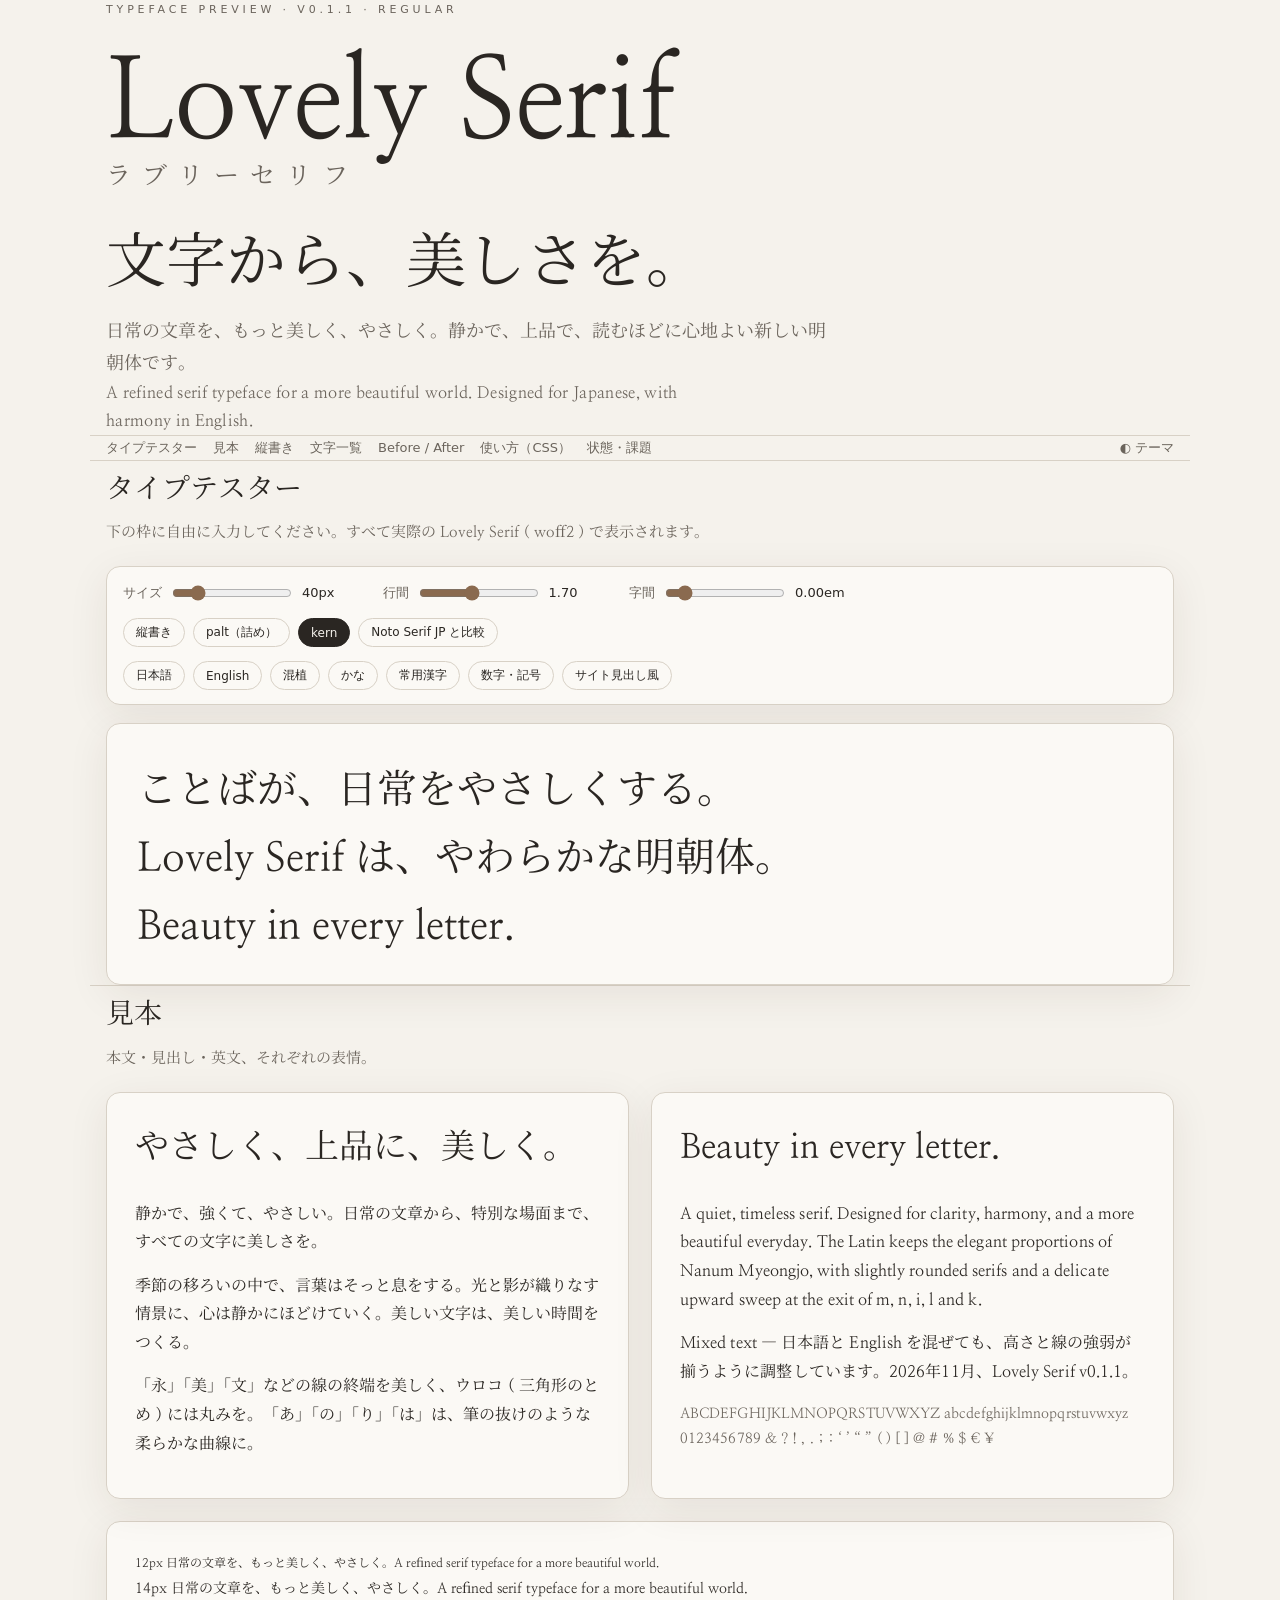
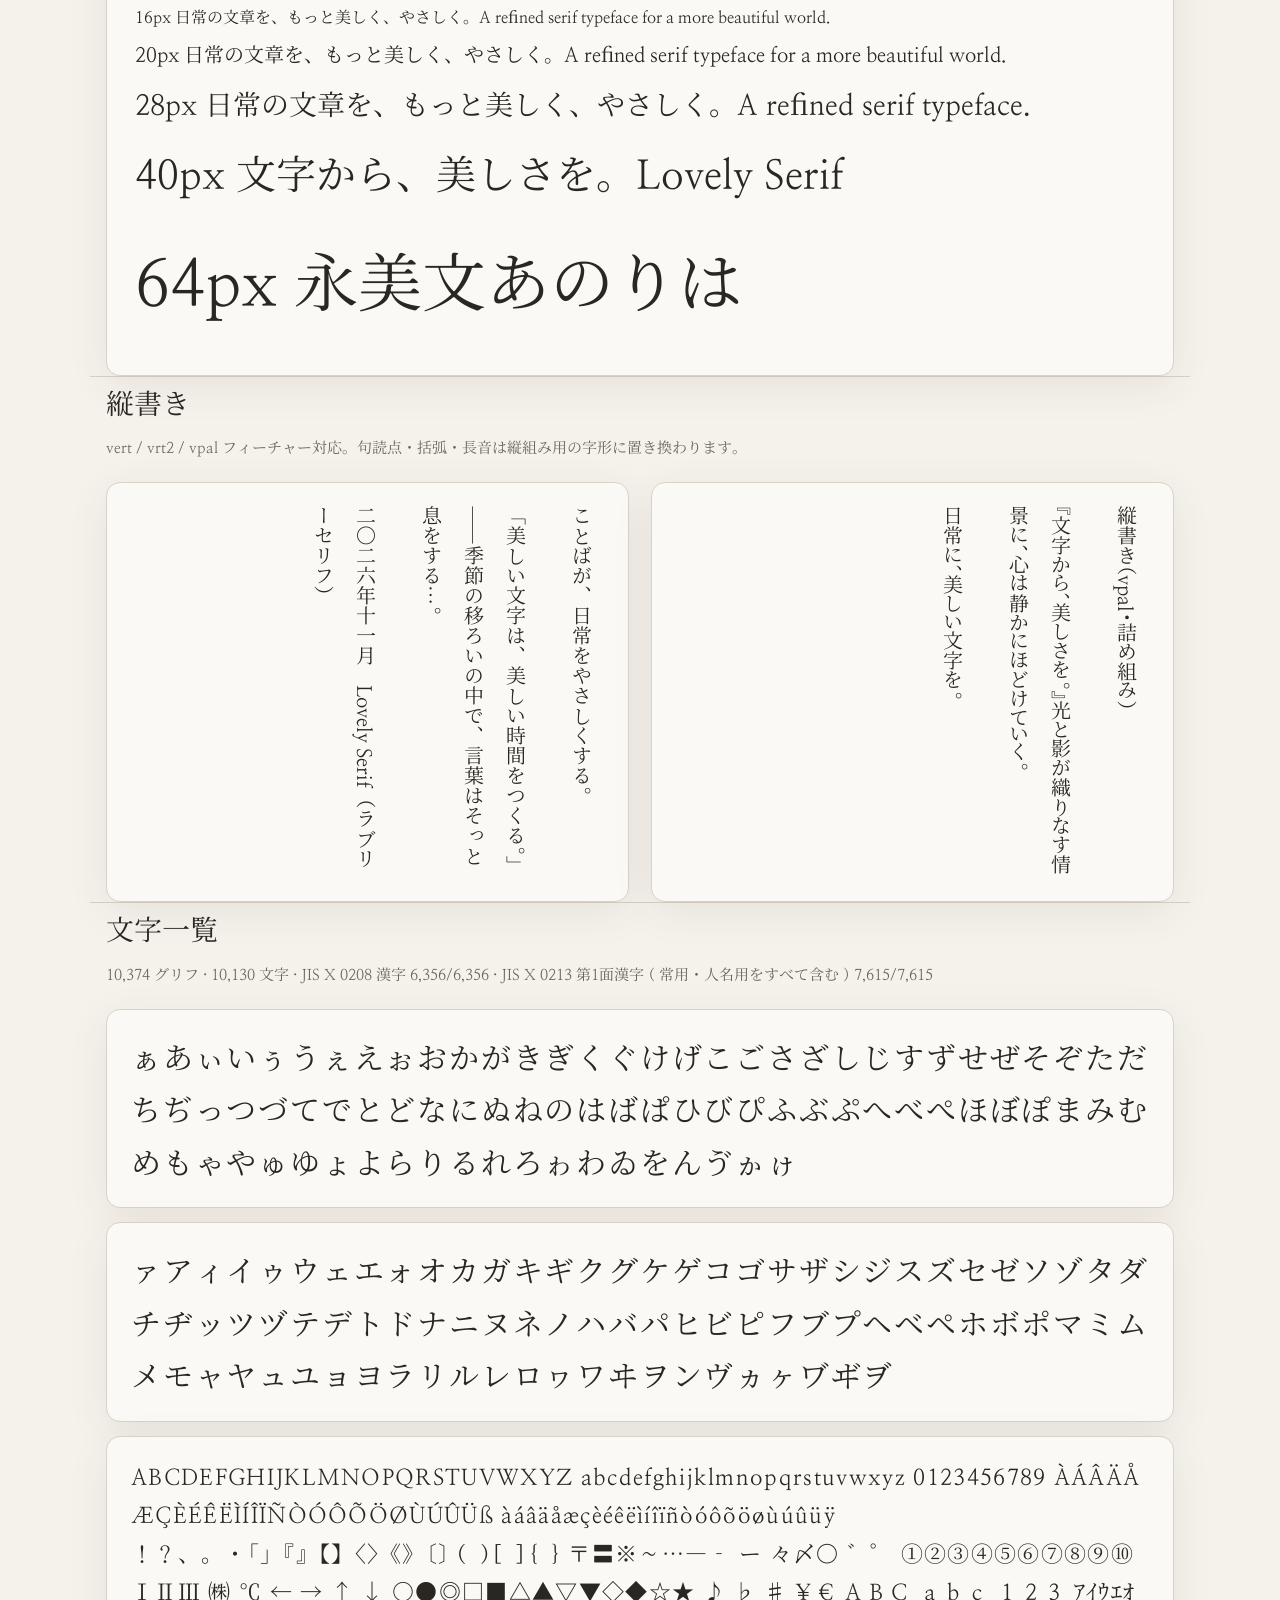
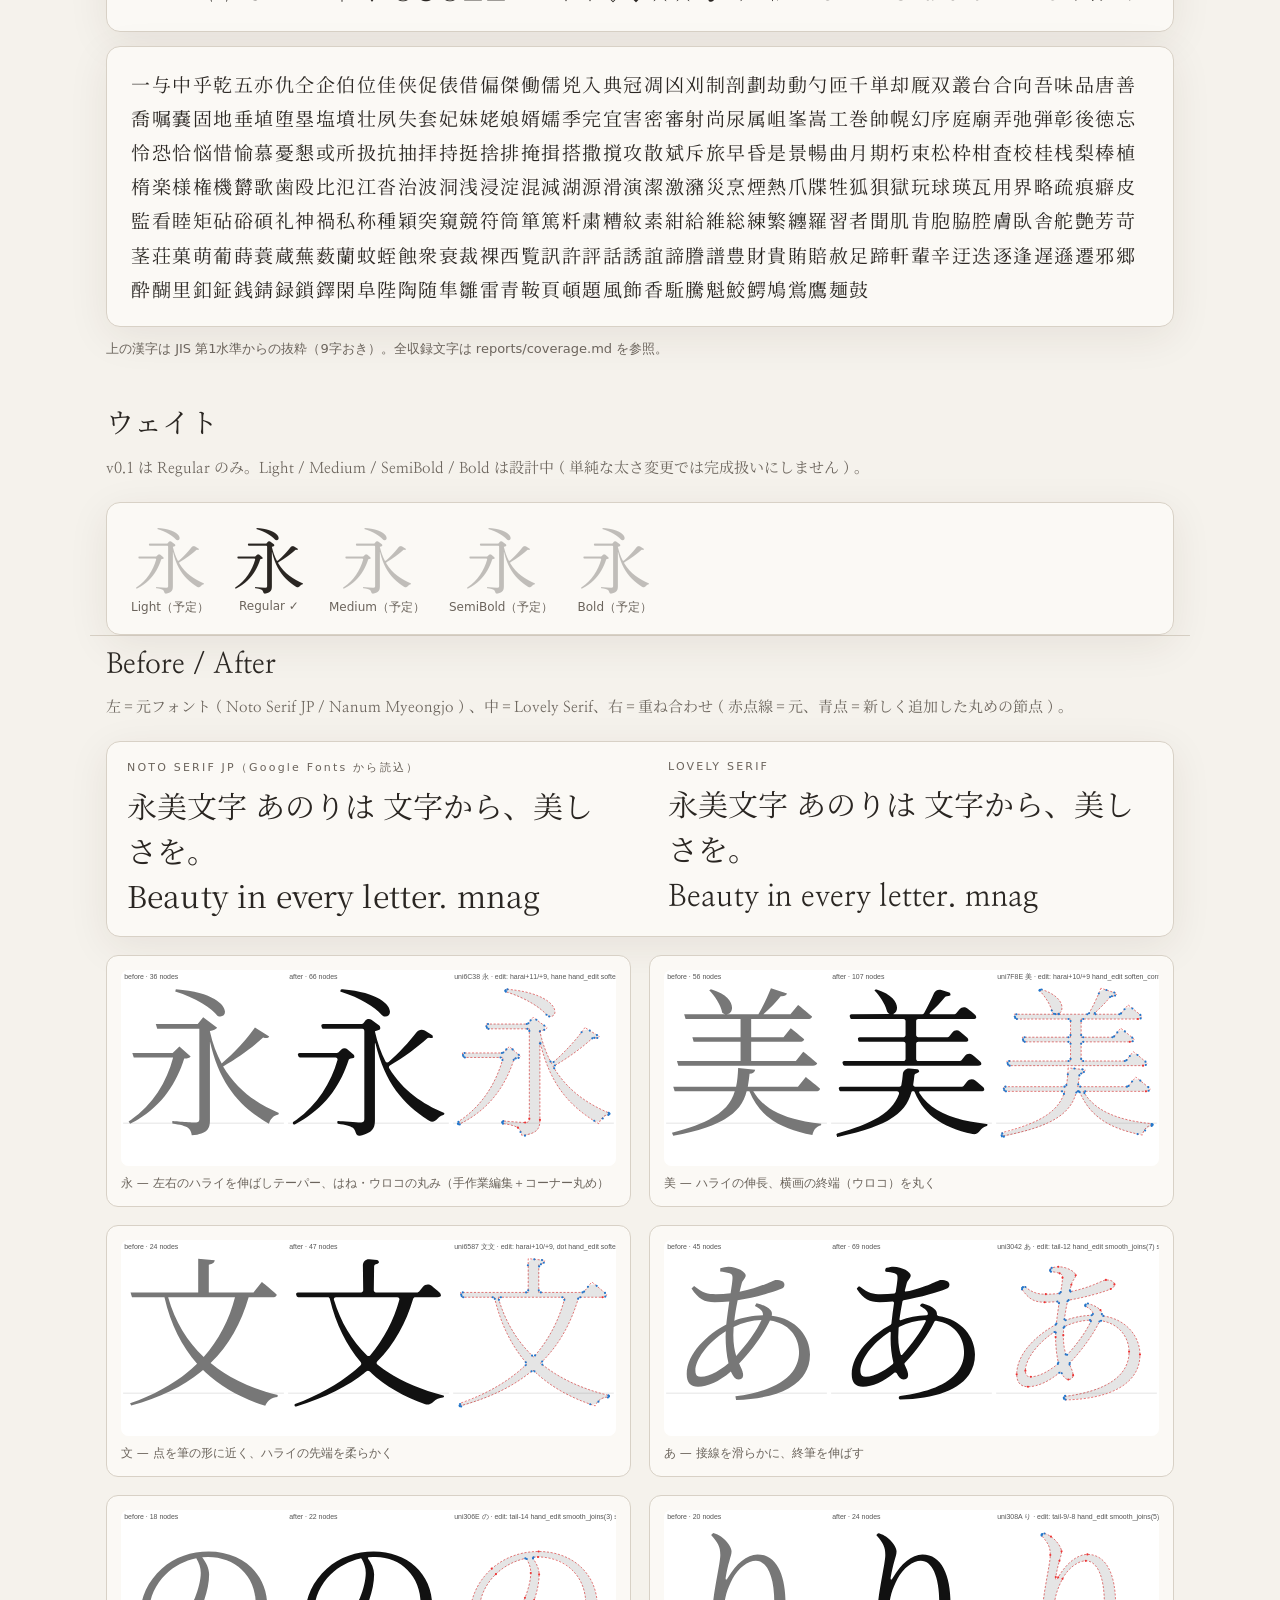
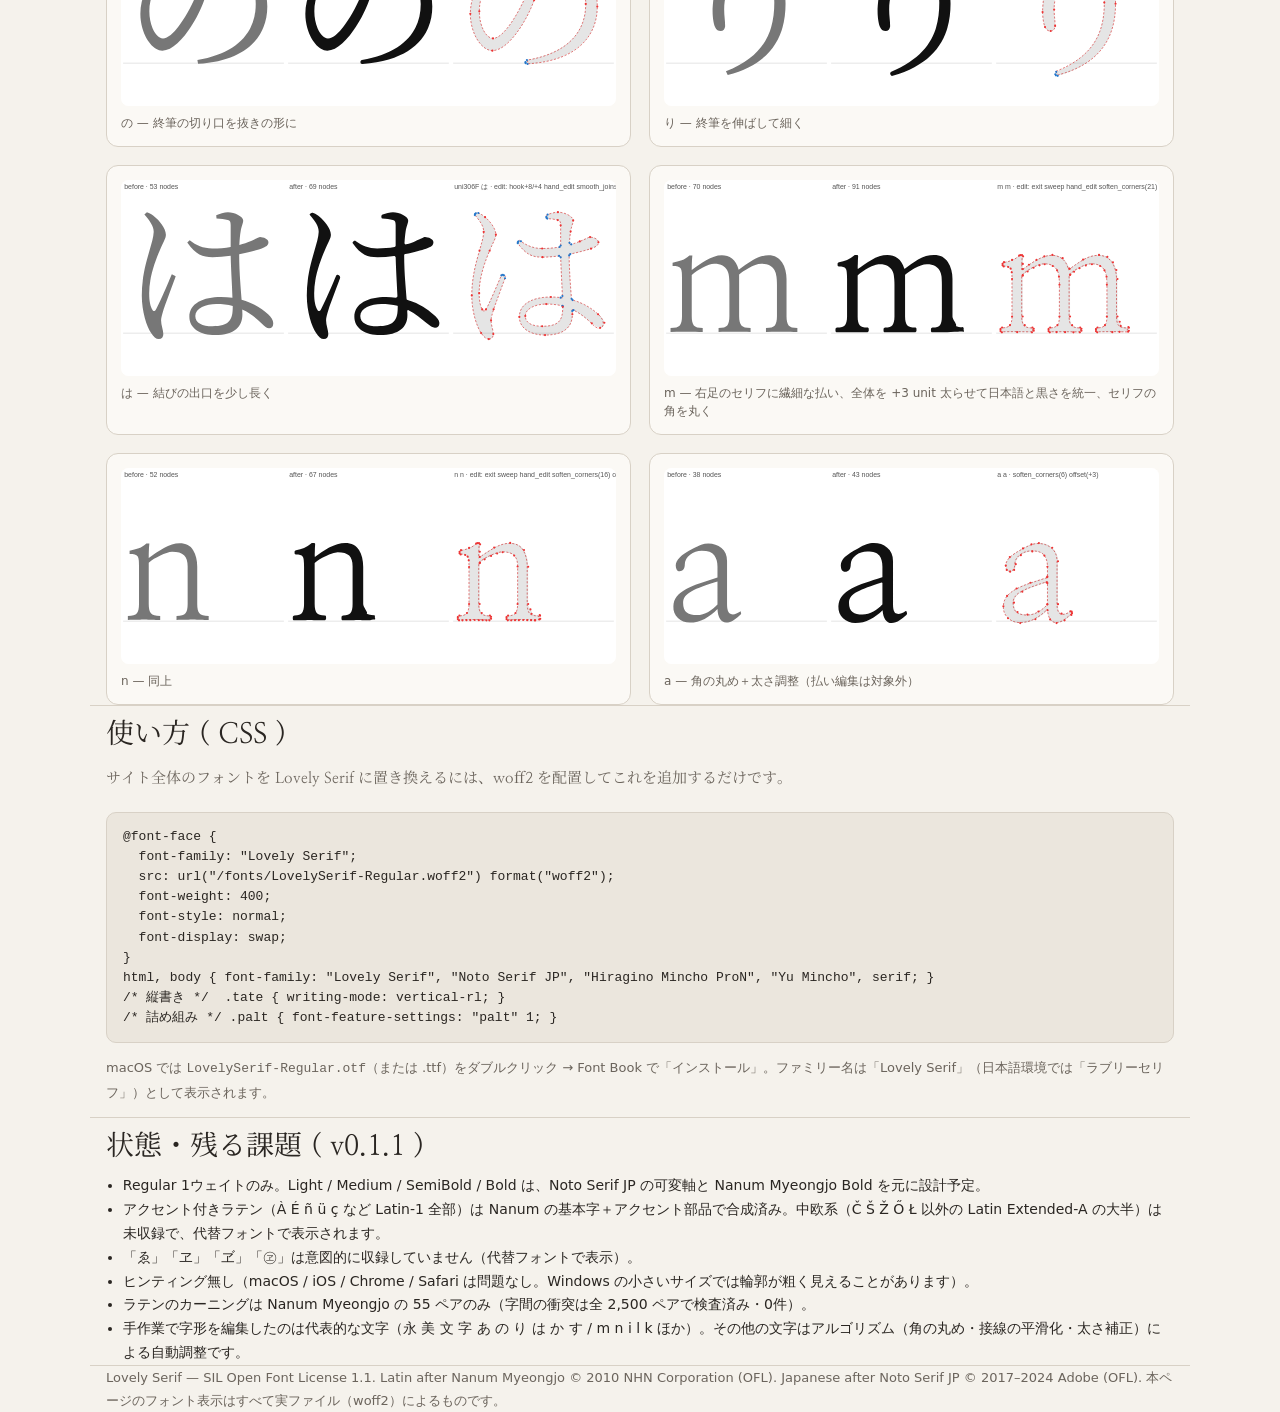
<file: preview/index.html>
<!doctype html>
<html lang="ja">
<head>
<meta charset="utf-8">
<meta name="viewport" content="width=device-width, initial-scale=1">
<title>Lovely Serif — ラブリーセリフ プレビュー</title>
<meta name="description" content="Lovely Serif（ラブリーセリフ）— 日本語と英語のためのやわらかな明朝体。自由に文字を入力して確認できるプレビュー。">
<link rel="preconnect" href="https://fonts.googleapis.com"><link rel="preconnect" href="https://fonts.gstatic.com" crossorigin>
<link href="https://fonts.googleapis.com/css2?family=Noto+Serif+JP&display=swap" rel="stylesheet">
<style>
@font-face{font-family:"Lovely Serif";src:url("../fonts/LovelySerif-Regular.woff2") format("woff2");font-weight:400;font-style:normal;font-display:swap}
:root{--paper:#f5f2ec;--paper2:#ebe6dd;--ink:#2a2622;--ink2:#6b645c;--line:#d8d1c6;--accent:#8a6a4f;--card:#fbf9f5;--shadow:0 10px 40px rgba(60,40,20,.08)}
:root:not([data-theme="light"]){color-scheme:light dark}
@media (prefers-color-scheme: dark){:root:not([data-theme="light"]){--paper:#1b1917;--paper2:#232019;--ink:#efe9df;--ink2:#a79e92;--line:#3a352f;--accent:#d2b48c;--card:#242120;--shadow:0 10px 40px rgba(0,0,0,.4)}}
:root[data-theme="dark"]{--paper:#1b1917;--paper2:#232019;--ink:#efe9df;--ink2:#a79e92;--line:#3a352f;--accent:#d2b48c;--card:#242120;--shadow:0 10px 40px rgba(0,0,0,.4)}
*{box-sizing:border-box}
html{-webkit-text-size-adjust:100%}
body{margin:0;background:var(--paper);color:var(--ink);font-family:"Lovely Serif","Noto Serif JP","Hiragino Mincho ProN","Yu Mincho",serif;font-feature-settings:"palt" 0;line-height:1.8}
.wrap{max-width:1100px;margin:0 auto;padding:0 16px}
header{padding:56px 0 24px;border-bottom:1px solid var(--line)}
.eyebrow{font-family:ui-sans-serif,system-ui,sans-serif;font-size:11px;letter-spacing:.35em;text-transform:uppercase;color:var(--ink2)}
h1{font-weight:400;font-size:clamp(44px,9vw,112px);line-height:1.05;margin:.1em 0 0;letter-spacing:-.01em}
h1 small{display:block;font-size:.22em;letter-spacing:.45em;color:var(--ink2);margin-top:.5em}
.tag{font-size:clamp(28px,5.4vw,60px);line-height:1.3;margin:.5em 0 .3em}
.lead{font-size:18px;color:var(--ink2);max-width:40em;margin:0}
.lead.en{font-size:16px;letter-spacing:.02em}
nav{font-family:ui-sans-serif,system-ui,sans-serif;font-size:13px;display:flex;flex-wrap:wrap;gap:16px;padding:14px 0;border-bottom:1px solid var(--line);position:sticky;top:0;background:color-mix(in srgb,var(--paper) 92%,transparent);backdrop-filter:blur(8px);z-index:5}
nav a{color:var(--ink2);text-decoration:none}nav a:hover{color:var(--accent)}
section{padding:48px 0;border-bottom:1px solid var(--line)}
h2{font-weight:400;font-size:28px;margin:0 0 6px}
h2 + .sub{color:var(--ink2);margin:0 0 22px;font-size:15px}
.card{background:var(--card);border:1px solid var(--line);border-radius:14px;box-shadow:var(--shadow)}
/* tester */
.tester{display:grid;grid-template-columns:1fr;gap:18px}
.controls{font-family:ui-sans-serif,system-ui,sans-serif;font-size:13px;display:flex;flex-wrap:wrap;gap:14px 22px;align-items:center;padding:14px 16px}
.controls label{display:flex;align-items:center;gap:8px;color:var(--ink2)}
.controls input[type=range]{width:120px;accent-color:var(--accent)}
.controls .val{min-width:4.5em;color:var(--ink);font-variant-numeric:tabular-nums}
.chips{display:flex;flex-wrap:wrap;gap:8px}
.chip{font:12px ui-sans-serif,system-ui,sans-serif;border:1px solid var(--line);background:transparent;color:var(--ink);border-radius:999px;padding:5px 12px;cursor:pointer}
.chip:hover{border-color:var(--accent);color:var(--accent)}
.chip[aria-pressed=true]{background:var(--ink);color:var(--paper);border-color:var(--ink)}
#sheet{min-height:260px;padding:28px 30px;outline:none;white-space:pre-wrap;word-break:normal;overflow-wrap:anywhere;font-size:40px;line-height:1.7;letter-spacing:0;border-radius:14px}
#sheet.vert{writing-mode:vertical-rl;height:560px;min-height:0;overflow-x:auto;overflow-y:hidden}
#sheet.cmp{font-family:"Noto Serif JP",serif}
#sheet:focus{box-shadow:0 0 0 3px color-mix(in srgb,var(--accent) 35%,transparent)}
/* specimens */
.grid2{display:grid;grid-template-columns:1fr;gap:22px}
@media(min-width:820px){.grid2{grid-template-columns:1fr 1fr}}
.grid2>*,.cmpgrid>*,.ab>*,.tester>*{min-width:0}
.spec{padding:26px 28px}
.spec p{margin:0 0 .9em}
.big{font-size:34px;line-height:1.45;margin:0 0 .4em}
.vbox{writing-mode:vertical-rl;height:420px;font-size:20px;line-height:2.1;padding:22px 26px;max-width:100%;overflow-x:auto;overflow-y:hidden}
.vbox p{margin:0 0 0 1.2em}
.en{letter-spacing:.005em}
.sizes p{margin:.2em 0;white-space:nowrap;overflow:hidden;text-overflow:ellipsis}
.chars{font-size:30px;line-height:1.75;letter-spacing:.06em;word-break:break-all;padding:20px 24px}
.chars.small{font-size:22px}
.wall{font-size:19px;line-height:1.8;letter-spacing:.08em;word-break:break-all;padding:20px 24px;color:var(--ink)}
.weights{display:flex;flex-wrap:wrap;gap:24px;align-items:baseline;padding:18px 24px}
.weights div{text-align:center}.weights .ei{font-size:72px;line-height:1}.weights .lab{font:12px ui-sans-serif,system-ui,sans-serif;color:var(--ink2);margin-top:6px}
.weights .todo .ei{opacity:.28}
.cmpgrid{display:grid;grid-template-columns:1fr;gap:18px}
@media(min-width:820px){.cmpgrid{grid-template-columns:1fr 1fr}}
figure{margin:0;padding:14px;background:var(--card);border:1px solid var(--line);border-radius:12px}
figure img{width:100%;height:auto;display:block;border-radius:8px;background:#fff}
figcaption{font:12px/1.5 ui-sans-serif,system-ui,sans-serif;color:var(--ink2);margin-top:8px}
.ab{display:grid;grid-template-columns:1fr;gap:16px}
@media(min-width:700px){.ab{grid-template-columns:1fr 1fr}}
.ab > div{padding:18px 20px}
.ab .lab{font:11px ui-sans-serif,system-ui,sans-serif;letter-spacing:.2em;color:var(--ink2);margin-bottom:8px}
.ab .t{font-size:30px;line-height:1.5}
.noto{font-family:"Noto Serif JP",serif}
table{border-collapse:collapse;font-family:ui-sans-serif,system-ui,sans-serif;font-size:14px;width:100%}
td,th{text-align:left;padding:8px 10px;border-bottom:1px solid var(--line);vertical-align:top}
th{color:var(--ink2);font-weight:500;white-space:nowrap}
pre{font:13px/1.55 ui-monospace,SFMono-Regular,Menlo,Consolas,monospace;background:var(--paper2);border:1px solid var(--line);border-radius:10px;padding:14px 16px;overflow:auto;color:var(--ink)}
.note{font-family:ui-sans-serif,system-ui,sans-serif;font-size:13px;color:var(--ink2)}
footer{padding:36px 0 60px;color:var(--ink2);font-size:13px;font-family:ui-sans-serif,system-ui,sans-serif}
ul.issues{margin:0;padding-left:1.2em;font-family:ui-sans-serif,system-ui,sans-serif;font-size:14px;line-height:1.7}
.btn{font:13px ui-sans-serif,system-ui,sans-serif;border:1px solid var(--line);background:var(--card);color:var(--ink);border-radius:8px;padding:6px 12px;cursor:pointer}
</style>
</head>
<body>
<header class="wrap">
  <div class="eyebrow">Typeface preview · v0.1.1 · Regular</div>
  <h1>Lovely Serif<small>ラブリーセリフ</small></h1>
  <p class="tag">文字から、美しさを。</p>
  <p class="lead">日常の文章を、もっと美しく、やさしく。静かで、上品で、読むほどに心地よい新しい明朝体です。</p>
  <p class="lead en">A refined serif typeface for a more beautiful world. Designed for Japanese, with harmony in English.</p>
</header>
<nav class="wrap">
  <a href="#tester">タイプテスター</a><a href="#specimen">見本</a><a href="#vertical">縦書き</a><a href="#chars">文字一覧</a><a href="#compare">Before / After</a><a href="#use">使い方（CSS）</a><a href="#status">状態・課題</a>
  <a href="#" id="theme" style="margin-left:auto">◐ テーマ</a>
</nav>

<section id="tester" class="wrap">
  <h2>タイプテスター</h2>
  <p class="sub">下の枠に自由に入力してください。すべて実際の Lovely Serif（woff2）で表示されます。</p>
  <div class="tester">
    <div class="card controls">
      <label>サイズ <input type="range" id="size" min="11" max="180" value="40"><span class="val" id="sizeval">40px</span></label>
      <label>行間 <input type="range" id="lh" min="100" max="260" value="170"><span class="val" id="lhval">1.70</span></label>
      <label>字間 <input type="range" id="ls" min="-5" max="40" value="0"><span class="val" id="lsval">0.00em</span></label>
      <span class="chips">
        <button class="chip" data-toggle="vert" aria-pressed="false">縦書き</button>
        <button class="chip" data-feat="palt" aria-pressed="false">palt（詰め）</button>
        <button class="chip" data-feat="kern" aria-pressed="true">kern</button>
        <button class="chip" data-toggle="cmp" aria-pressed="false">Noto Serif JP と比較</button>
      </span>
      <span class="chips" style="width:100%">
        <button class="chip" data-sample="jp">日本語</button>
        <button class="chip" data-sample="en">English</button>
        <button class="chip" data-sample="mix">混植</button>
        <button class="chip" data-sample="kana">かな</button>
        <button class="chip" data-sample="kanji">常用漢字</button>
        <button class="chip" data-sample="num">数字・記号</button>
        <button class="chip" data-sample="site">サイト見出し風</button>
      </span>
    </div>
    <div id="sheet" class="card" contenteditable="true" spellcheck="false">ことばが、日常をやさしくする。
Lovely Serif は、やわらかな明朝体。
Beauty in every letter.</div>
  </div>
</section>

<section id="specimen" class="wrap">
  <h2>見本</h2>
  <p class="sub">本文・見出し・英文、それぞれの表情。</p>
  <div class="grid2">
    <div class="card spec">
      <p class="big">やさしく、上品に、美しく。</p>
      <p>静かで、強くて、やさしい。日常の文章から、特別な場面まで、すべての文字に美しさを。</p>
      <p>季節の移ろいの中で、言葉はそっと息をする。光と影が織りなす情景に、心は静かにほどけていく。美しい文字は、美しい時間をつくる。</p>
      <p>「永」「美」「文」などの線の終端を美しく、ウロコ（三角形のとめ）には丸みを。「あ」「の」「り」「は」は、筆の抜けのような柔らかな曲線に。</p>
    </div>
    <div class="card spec en">
      <p class="big">Beauty in every letter.</p>
      <p>A quiet, timeless serif. Designed for clarity, harmony, and a more beautiful everyday. The Latin keeps the elegant proportions of Nanum Myeongjo, with slightly rounded serifs and a delicate upward sweep at the exit of m, n, i, l and k.</p>
      <p>Mixed text — 日本語と English を混ぜても、高さと線の強弱が揃うように調整しています。2026年11月、Lovely Serif v0.1.1。</p>
      <p style="font-size:14px;color:var(--ink2)">ABCDEFGHIJKLMNOPQRSTUVWXYZ abcdefghijklmnopqrstuvwxyz 0123456789 &amp; ? ! , . ; : ‘ ’ “ ” ( ) [ ] @ # % $ € ¥</p>
    </div>
  </div>
  <div class="card spec sizes" style="margin-top:22px">
    <p style="font-size:12px">12px 日常の文章を、もっと美しく、やさしく。A refined serif typeface for a more beautiful world.</p>
    <p style="font-size:14px">14px 日常の文章を、もっと美しく、やさしく。A refined serif typeface for a more beautiful world.</p>
    <p style="font-size:16px">16px 日常の文章を、もっと美しく、やさしく。A refined serif typeface for a more beautiful world.</p>
    <p style="font-size:20px">20px 日常の文章を、もっと美しく、やさしく。A refined serif typeface for a more beautiful world.</p>
    <p style="font-size:28px">28px 日常の文章を、もっと美しく、やさしく。A refined serif typeface.</p>
    <p style="font-size:40px">40px 文字から、美しさを。Lovely Serif</p>
    <p style="font-size:64px">64px 永美文あのりは</p>
  </div>
</section>

<section id="vertical" class="wrap">
  <h2>縦書き</h2>
  <p class="sub">vert / vrt2 / vpal フィーチャー対応。句読点・括弧・長音は縦組み用の字形に置き換わります。</p>
  <div class="grid2">
    <div class="card vbox">
      <p>ことばが、日常をやさしくする。</p>
      <p>「美しい文字は、美しい時間をつくる。」——季節の移ろいの中で、言葉はそっと息をする…。</p>
      <p>二〇二六年十一月　Lovely Serif（ラブリーセリフ）</p>
    </div>
    <div class="card vbox" style="font-feature-settings:'vpal' 1">
      <p>縦書き（vpal・詰め組み）</p>
      <p>『文字から、美しさを。』光と影が織りなす情景に、心は静かにほどけていく。</p>
      <p>日常に、美しい文字を。</p>
    </div>
  </div>
</section>

<section id="chars" class="wrap">
  <h2>文字一覧</h2>
  <p class="sub">10,374 グリフ · 10,130 文字 · JIS X 0208 漢字 6,356/6,356 · JIS X 0213 第1面漢字（常用・人名用をすべて含む）7,615/7,615</p>
  <div class="card chars">ぁあぃいぅうぇえぉおかがきぎくぐけげこごさざしじすずせぜそぞただちぢっつづてでとどなにぬねのはばぱひびぴふぶぷへべぺほぼぽまみむめもゃやゅゆょよらりるれろゎわゐをんゔゕゖ</div>
  <div class="card chars" style="margin-top:14px">ァアィイゥウェエォオカガキギクグケゲコゴサザシジスズセゼソゾタダチヂッツヅテデトドナニヌネノハバパヒビピフブプヘベペホボポマミムメモャヤュユョヨラリルレロヮワヰヲンヴヵヶヷヸヺ</div>
  <div class="card chars small" style="margin-top:14px">ABCDEFGHIJKLMNOPQRSTUVWXYZ abcdefghijklmnopqrstuvwxyz 0123456789 ÀÁÂÄÅÆÇÈÉÊËÌÍÎÏÑÒÓÔÕÖØÙÚÛÜß àáâäåæçèéêëìíîïñòóôõöøùúûüÿ<br>！？、。・「」『』【】〈〉《》〔〕（）［］｛｝〒〓※〜…―‐ ー 々〆〇 ゛゜ ①②③④⑤⑥⑦⑧⑨⑩ ⅠⅡⅢ ㈱ ℃ ← → ↑ ↓ ○●◎□■△▲▽▼◇◆☆★ ♪ ♭ ♯ ¥ € ＡＢＣ ａｂｃ １２３ ｱｲｳｴｵ</div>
  <div class="card wall" style="margin-top:14px">一与中乎乾五亦仇仝企伯位佳侠促俵借偏傑働儒兇入典冠凋凶刈制剖劃劫動勺匝千単却厩双叢台合向吾味品唐善喬嘱嚢固地垂埴堕塁塩墳壮夙失套妃妹姥娘婿嬬季完宜害密審射尚尿属岨峯嵩工巻帥幌幻序庭廟弄弛弾彰後徳忘怜恐恰悩惜愉慕憂懇或所扱抗抽拝持挺捨排掩揖搭撒撹攻散斌斥旅早昏是景暢曲月期朽束松枠柑査校桂桟梨棒植楕楽様権機欝歌歯殴比氾江沓治波洞浅浸淀混減湖源滑演潔激瀦災烹煙熱爪牒牲狐狽獄玩球瑛瓦用界略疏痕癖皮監看睦矩砧硲碩礼神禍私称種穎突窺競符筒箪篤粁粛糟紋素紺給維総練繁纏羅習者聞肌肯胞脇腔膚臥舎舵艶芳苛茎荘菓萌葡蒔蓑蔵蕪薮蘭蚊蛭蝕衆衰裁裸西覧訊許評話誘誼諦謄譜豊財貴賄賠赦足蹄軒輩辛迂迭逐逢遅遜遷邪郷酔醐里釦鉦銭錆録鎖鐸閑阜陛陶随隼雛雷青鞍頁頓題風飾香駈騰魁鮫鰐鳩鴬鷹麺鼓</div>
  <p class="note" style="margin-top:10px">上の漢字は JIS 第1水準からの抜粋（9字おき）。全収録文字は reports/coverage.md を参照。</p>
  <h2 style="margin-top:36px">ウェイト</h2>
  <p class="sub">v0.1 は Regular のみ。Light / Medium / SemiBold / Bold は設計中（単純な太さ変更では完成扱いにしません）。</p>
  <div class="card weights">
    <div class="todo"><div class="ei">永</div><div class="lab">Light（予定）</div></div>
    <div><div class="ei">永</div><div class="lab">Regular ✓</div></div>
    <div class="todo"><div class="ei">永</div><div class="lab">Medium（予定）</div></div>
    <div class="todo"><div class="ei">永</div><div class="lab">SemiBold（予定）</div></div>
    <div class="todo"><div class="ei">永</div><div class="lab">Bold（予定）</div></div>
  </div>
</section>

<section id="compare" class="wrap">
  <h2>Before / After</h2>
  <p class="sub">左＝元フォント（Noto Serif JP / Nanum Myeongjo）、中＝Lovely Serif、右＝重ね合わせ（赤点線＝元、青点＝新しく追加した丸めの節点）。</p>
  <div class="card ab" style="margin-bottom:18px">
    <div><div class="lab">NOTO SERIF JP（Google Fonts から読込）</div><div class="t noto">永美文字 あのりは 文字から、美しさを。</div><div class="t noto en">Beauty in every letter. mnag</div></div>
    <div><div class="lab">LOVELY SERIF</div><div class="t">永美文字 あのりは 文字から、美しさを。</div><div class="t en">Beauty in every letter. mnag</div></div>
  </div>
  <div class="cmpgrid">
    <figure><img src="../reports/compare/uni6C38.svg" alt="永 before/after"><figcaption>永 — 左右のハライを伸ばしテーパー、はね・ウロコの丸み（手作業編集＋コーナー丸め）</figcaption></figure>
    <figure><img src="../reports/compare/uni7F8E.svg" alt="美 before/after"><figcaption>美 — ハライの伸長、横画の終端（ウロコ）を丸く</figcaption></figure>
    <figure><img src="../reports/compare/uni6587.svg" alt="文 before/after"><figcaption>文 — 点を筆の形に近く、ハライの先端を柔らかく</figcaption></figure>
    <figure><img src="../reports/compare/uni3042.svg" alt="あ before/after"><figcaption>あ — 接線を滑らかに、終筆を伸ばす</figcaption></figure>
    <figure><img src="../reports/compare/uni306E.svg" alt="の before/after"><figcaption>の — 終筆の切り口を抜きの形に</figcaption></figure>
    <figure><img src="../reports/compare/uni308A.svg" alt="り before/after"><figcaption>り — 終筆を伸ばして細く</figcaption></figure>
    <figure><img src="../reports/compare/uni306F.svg" alt="は before/after"><figcaption>は — 結びの出口を少し長く</figcaption></figure>
    <figure><img src="../reports/compare/m.svg" alt="m before/after"><figcaption>m — 右足のセリフに繊細な払い、全体を +3 unit 太らせて日本語と黒さを統一、セリフの角を丸く</figcaption></figure>
    <figure><img src="../reports/compare/n.svg" alt="n before/after"><figcaption>n — 同上</figcaption></figure>
    <figure><img src="../reports/compare/a.svg" alt="a before/after"><figcaption>a — 角の丸め＋太さ調整（払い編集は対象外）</figcaption></figure>
  </div>
</section>

<section id="use" class="wrap">
  <h2>使い方（CSS）</h2>
  <p class="sub">サイト全体のフォントを Lovely Serif に置き換えるには、woff2 を配置してこれを追加するだけです。</p>
<pre>@font-face {
  font-family: "Lovely Serif";
  src: url("/fonts/LovelySerif-Regular.woff2") format("woff2");
  font-weight: 400;
  font-style: normal;
  font-display: swap;
}
html, body { font-family: "Lovely Serif", "Noto Serif JP", "Hiragino Mincho ProN", "Yu Mincho", serif; }
/* 縦書き */  .tate { writing-mode: vertical-rl; }
/* 詰め組み */ .palt { font-feature-settings: "palt" 1; }</pre>
  <p class="note">macOS では <code>LovelySerif-Regular.otf</code>（または .ttf）をダブルクリック → Font Book で「インストール」。ファミリー名は「Lovely Serif」（日本語環境では「ラブリーセリフ」）として表示されます。</p>
</section>

<section id="status" class="wrap">
  <h2>状態・残る課題（v0.1.1）</h2>
  <ul class="issues">
    <li>Regular 1ウェイトのみ。Light / Medium / SemiBold / Bold は、Noto Serif JP の可変軸と Nanum Myeongjo Bold を元に設計予定。</li>
    <li>アクセント付きラテン（À É ñ ü ç など Latin-1 全部）は Nanum の基本字＋アクセント部品で合成済み。中欧系（Č Š Ž Ő Ł 以外の Latin Extended-A の大半）は未収録で、代替フォントで表示されます。</li>
    <li>「ゑ」「ヱ」「ヹ」「㋽」は意図的に収録していません（代替フォントで表示）。</li>
    <li>ヒンティング無し（macOS / iOS / Chrome / Safari は問題なし。Windows の小さいサイズでは輪郭が粗く見えることがあります）。</li>
    <li>ラテンのカーニングは Nanum Myeongjo の 55 ペアのみ（字間の衝突は全 2,500 ペアで検査済み・0件）。</li>
    <li>手作業で字形を編集したのは代表的な文字（永 美 文 字 あ の り は か す / m n i l k ほか）。その他の文字はアルゴリズム（角の丸め・接線の平滑化・太さ補正）による自動調整です。</li>
  </ul>
</section>

<footer class="wrap">
  Lovely Serif — SIL Open Font License 1.1. Latin after Nanum Myeongjo © 2010 NHN Corporation (OFL). Japanese after Noto Serif JP © 2017–2024 Adobe (OFL). 本ページのフォント表示はすべて実ファイル（woff2）によるものです。
</footer>

<script>
const SAMPLES = {
 jp: "季節の移ろいの中で、言葉はそっと息をする。\n光と影が織りなす情景に、心は静かにほどけていく。\n美しい文字は、美しい時間をつくる。",
 en: "Beauty in every letter.\nA quiet, timeless serif, designed for clarity, harmony, and a more beautiful everyday.\nThe quick brown fox jumps over the lazy dog. 0123456789",
 mix: "2026年11月、Lovely Serif v0.1.1 を公開。\nTokyo（東京）から Kyoto（京都）へ、Shinkansen で 2 時間 15 分。\n「Typeface Concept — ことばが、日常をやさしくする。」",
 kana: "あいうえお かきくけこ さしすせそ たちつてと なにぬねの\nはひふへほ まみむめも やゆよ らりるれろ わをん\nアイウエオ カキクケコ サシスセソ タチツテト ナニヌネノ\nハヒフヘホ マミムメモ ヤユヨ ラリルレロ ワヲン",
 kanji: "永美文字 愛国春夏秋冬 憂鬱薔薇檸檬 𠮟剝頰塡\n一二三四五六七八九十百千万億 日月火水木金土\n東京都渋谷区神宮前 新幹線 自由 平和 希望 感謝",
 num: "0123456789 ０１２３４５６７８９\n¥1,980 $24.99 €15 12:30 2026/11/01 50% #1 @home\n！？、。・「」『』【】〈〉（）［］〒※〜…―ー ①②③ ← → ○●◎□■☆★",
 site: "ラブリーセリフ\nSTUDIO & GALLERY\nやさしく、上品に、美しく。\nWorks  Journal  About  Contact"
};
const sheet = document.getElementById('sheet');
const size = document.getElementById('size'), lh = document.getElementById('lh'), ls = document.getElementById('ls');
const feats = { palt: false, kern: true };
function apply() {
  sheet.style.fontSize = size.value + 'px'; document.getElementById('sizeval').textContent = size.value + 'px';
  sheet.style.lineHeight = (lh.value / 100).toFixed(2); document.getElementById('lhval').textContent = (lh.value / 100).toFixed(2);
  sheet.style.letterSpacing = (ls.value / 100).toFixed(2) + 'em'; document.getElementById('lsval').textContent = (ls.value / 100).toFixed(2) + 'em';
  sheet.style.fontFeatureSettings = Object.entries(feats).map(([k, v]) => `"${k}" ${v ? 1 : 0}`).join(', ');
}
[size, lh, ls].forEach(el => el.addEventListener('input', apply));
document.querySelectorAll('[data-feat]').forEach(b => b.addEventListener('click', () => {
  feats[b.dataset.feat] = !feats[b.dataset.feat]; b.setAttribute('aria-pressed', feats[b.dataset.feat]); apply();
}));
document.querySelectorAll('[data-toggle]').forEach(b => b.addEventListener('click', () => {
  const on = b.getAttribute('aria-pressed') !== 'true'; b.setAttribute('aria-pressed', on);
  sheet.classList.toggle(b.dataset.toggle, on);
}));
document.querySelectorAll('[data-sample]').forEach(b => b.addEventListener('click', () => { sheet.textContent = SAMPLES[b.dataset.sample]; }));
document.getElementById('theme').addEventListener('click', e => {
  e.preventDefault();
  const cur = document.documentElement.getAttribute('data-theme');
  const dark = cur ? cur === 'dark' : matchMedia('(prefers-color-scheme: dark)').matches;
  document.documentElement.setAttribute('data-theme', dark ? 'light' : 'dark');
});
apply();
document.fonts.load('40px "Lovely Serif"').then(() => { document.body.dataset.fontLoaded = '1'; });
</script>
</body>
</html>
</file>
